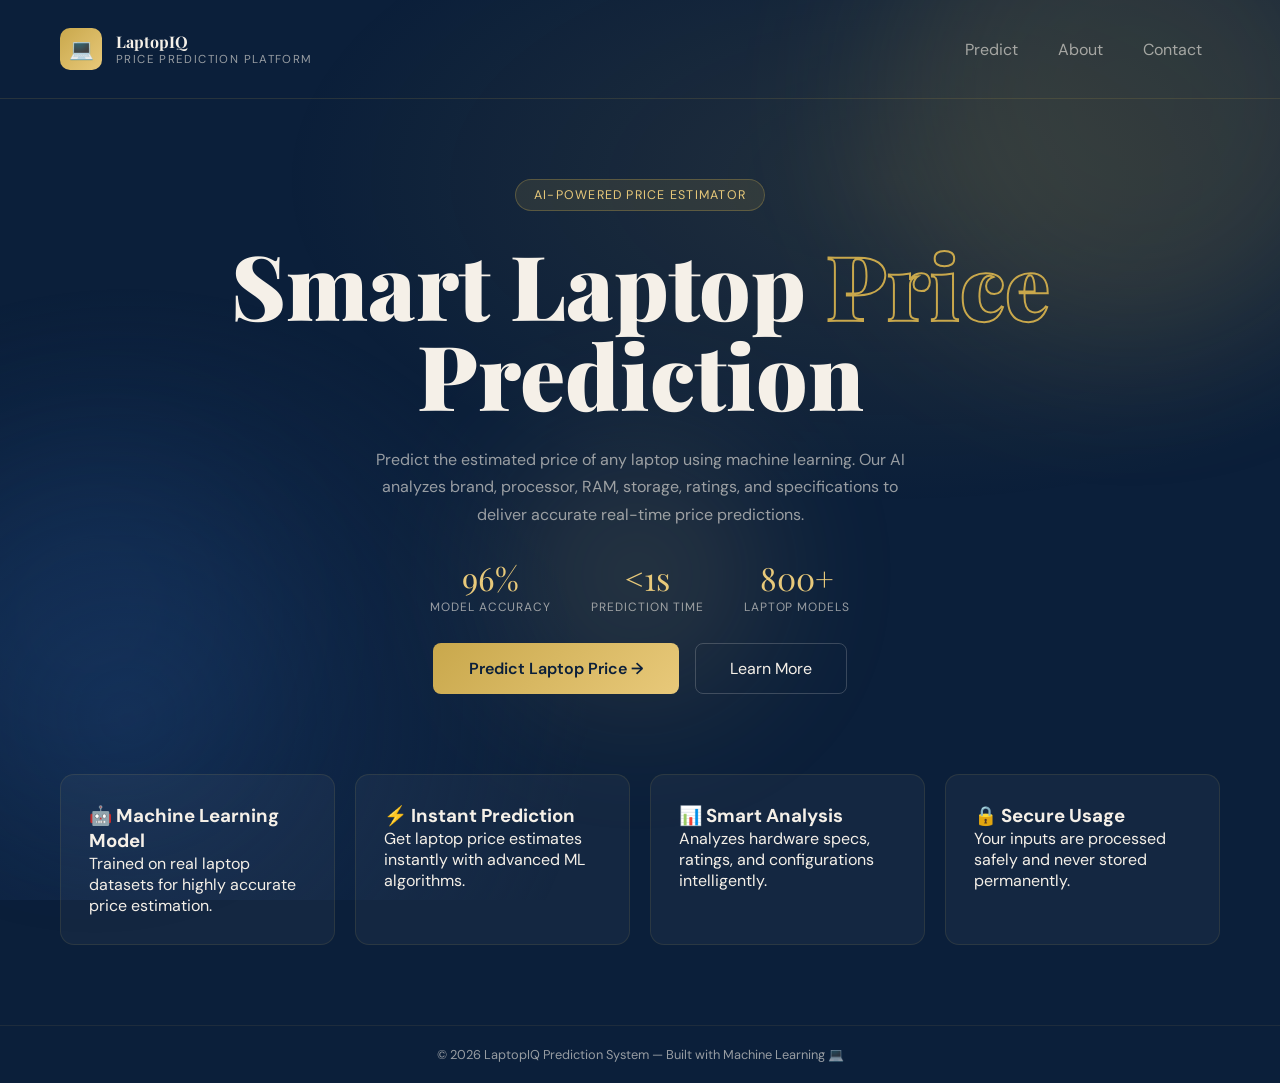
<file: Machine_Learning/Projects/index.html>
<!DOCTYPE html>
<html lang="en">
<head>
    <meta charset="UTF-8">
    <title>Laptop Price Prediction System</title>
    <meta name="viewport" content="width=device-width, initial-scale=1.0">
    <link href="https://fonts.googleapis.com/css2?family=Playfair+Display:wght@400;700;900&family=DM+Sans:wght@300;400;500&display=swap" rel="stylesheet">

    <style>
        :root {
            --navy:#0b1f3a;
            --navy-mid:#132d52;
            --gold:#c9a84c;
            --gold-light:#e8c97a;
            --cream:#f5f0e8;
            --white:#ffffff;
            --text-muted:rgba(245,240,232,0.6);
        }

        *{margin:0;padding:0;box-sizing:border-box;}

        body{
            font-family:'DM Sans',sans-serif;
            background:var(--navy);
            color:var(--cream);
            min-height:100vh;
            overflow-x:hidden;
        }

        /* Background */
        .bg-canvas{position:fixed;inset:0;z-index:0;}
        .bg-canvas::before{
            content:'';
            position:absolute;inset:0;
            background:
            radial-gradient(ellipse 80% 60% at 70% 20%,rgba(201,168,76,0.12),transparent 60%),
            radial-gradient(ellipse 60% 80% at 10% 80%,rgba(19,45,82,0.8),transparent 60%);
        }

        .orb{
            position:absolute;
            border-radius:50%;
            filter:blur(80px);
            opacity:.15;
            animation:drift 12s ease-in-out infinite alternate;
        }

        .orb-1{width:500px;height:500px;background:var(--gold);top:-150px;right:-100px;}
        .orb-2{width:350px;height:350px;background:#2a5fa5;bottom:100px;left:-80px;}
        .orb-3{width:250px;height:250px;background:var(--gold-light);top:50%;left:40%;}

        @keyframes drift{
            from{transform:translate(0,0)}
            to{transform:translate(30px,-40px)}
        }

        .page{position:relative;z-index:1;display:flex;flex-direction:column;min-height:100vh;}

        header{
            padding:28px 60px;
            display:flex;
            justify-content:space-between;
            align-items:center;
            border-bottom:1px solid rgba(201,168,76,0.15);
        }

        .logo{display:flex;gap:14px;align-items:center;}
        .logo-icon{
            width:42px;height:42px;
            background:linear-gradient(135deg,var(--gold),var(--gold-light));
            border-radius:10px;
            display:flex;align-items:center;justify-content:center;
            font-size:20px;
        }

        .logo-text{
            font-family:'Playfair Display',serif;
            font-weight:700;
        }

        .logo-sub{
            font-size:.72rem;
            color:var(--text-muted);
            letter-spacing:.12em;
            text-transform:uppercase;
        }

        nav a{
            text-decoration:none;
            color:var(--text-muted);
            padding:8px 18px;
            border-radius:6px;
            transition:.3s;
        }

        nav a:hover{
            color:var(--cream);
            background:rgba(201,168,76,0.1);
        }

        .hero{
            flex:1;
            display:flex;
            flex-direction:column;
            align-items:center;
            justify-content:center;
            text-align:center;
            padding:80px 40px;
            gap:28px;
        }

        .badge{
            background:rgba(201,168,76,.12);
            border:1px solid rgba(201,168,76,.3);
            padding:7px 18px;
            border-radius:100px;
            font-size:.78rem;
            letter-spacing:.1em;
            text-transform:uppercase;
            color:var(--gold-light);
        }

        h1{
            font-family:'Playfair Display',serif;
            font-size:clamp(3rem,7vw,6rem);
            font-weight:900;
            line-height:1;
        }

        h1 .accent{
            color:transparent;
            -webkit-text-stroke:2px var(--gold);
        }

        .hero-desc{
            max-width:560px;
            color:var(--text-muted);
            line-height:1.7;
        }

        .stats{
            display:flex;
            gap:40px;
        }

        .stat{text-align:center;}
        .stat-num{
            font-size:2rem;
            font-family:'Playfair Display',serif;
            color:var(--gold-light);
        }

        .stat-label{
            font-size:.75rem;
            color:var(--text-muted);
            letter-spacing:.08em;
            text-transform:uppercase;
        }

        .cta-group{display:flex;gap:16px;}

        .btn-primary{
            background:linear-gradient(135deg,var(--gold),var(--gold-light));
            color:var(--navy);
            padding:15px 36px;
            border-radius:8px;
            text-decoration:none;
            font-weight:600;
            transition:.3s;
        }

        .btn-primary:hover{transform:translateY(-2px);}

        .btn-secondary{
            border:1px solid rgba(245,240,232,0.2);
            padding:14px 34px;
            border-radius:8px;
            text-decoration:none;
            color:var(--cream);
        }

        .features{
            display:flex;
            gap:20px;
            padding:0 60px 80px;
        }

        .card{
            flex:1;
            background:rgba(255,255,255,0.04);
            border:1px solid rgba(201,168,76,0.12);
            border-radius:14px;
            padding:28px;
        }

        footer{
            border-top:1px solid rgba(201,168,76,0.1);
            padding:20px 60px;
            text-align:center;
            color:var(--text-muted);
            font-size:.8rem;
        }
    </style>
</head>

<body>

<div class="bg-canvas">
    <div class="orb orb-1"></div>
    <div class="orb orb-2"></div>
    <div class="orb orb-3"></div>
</div>

<div class="page">

<header>
    <div class="logo">
        <div class="logo-icon">💻</div>
        <div>
            <div class="logo-text">LaptopIQ</div>
            <div class="logo-sub">Price Prediction Platform</div>
        </div>
    </div>

    <nav>
        <a href="/predict">Predict</a>
        <a href="/about">About</a>
        <a href="/contact">Contact</a>
    </nav>
</header>

<section class="hero">

    <div class="badge">AI-Powered Price Estimator</div>

    <h1>Smart Laptop <span class="accent">Price</span><br>Prediction</h1>

    <p class="hero-desc">
        Predict the estimated price of any laptop using machine learning.
        Our AI analyzes brand, processor, RAM, storage, ratings, and specifications
        to deliver accurate real-time price predictions.
    </p>

    <div class="stats">
        <div class="stat">
            <div class="stat-num">96%</div>
            <div class="stat-label">Model Accuracy</div>
        </div>

        <div class="stat">
            <div class="stat-num">&lt;1s</div>
            <div class="stat-label">Prediction Time</div>
        </div>

        <div class="stat">
            <div class="stat-num">800+</div>
            <div class="stat-label">Laptop Models</div>
        </div>
    </div>

    <div class="cta-group">
        <a href="/predict" class="btn-primary">
            Predict Laptop Price →
        </a>

        <a href="/about" class="btn-secondary">
            Learn More
        </a>
    </div>

</section>

<div class="features">

    <div class="card">
        <h3>🤖 Machine Learning Model</h3>
        <p>Trained on real laptop datasets for highly accurate price estimation.</p>
    </div>

    <div class="card">
        <h3>⚡ Instant Prediction</h3>
        <p>Get laptop price estimates instantly with advanced ML algorithms.</p>
    </div>

    <div class="card">
        <h3>📊 Smart Analysis</h3>
        <p>Analyzes hardware specs, ratings, and configurations intelligently.</p>
    </div>

    <div class="card">
        <h3>🔒 Secure Usage</h3>
        <p>Your inputs are processed safely and never stored permanently.</p>
    </div>

</div>

<footer>
    © 2026 LaptopIQ Prediction System — Built with Machine Learning 💻
</footer>

</div>
</body>
</html>
</file>
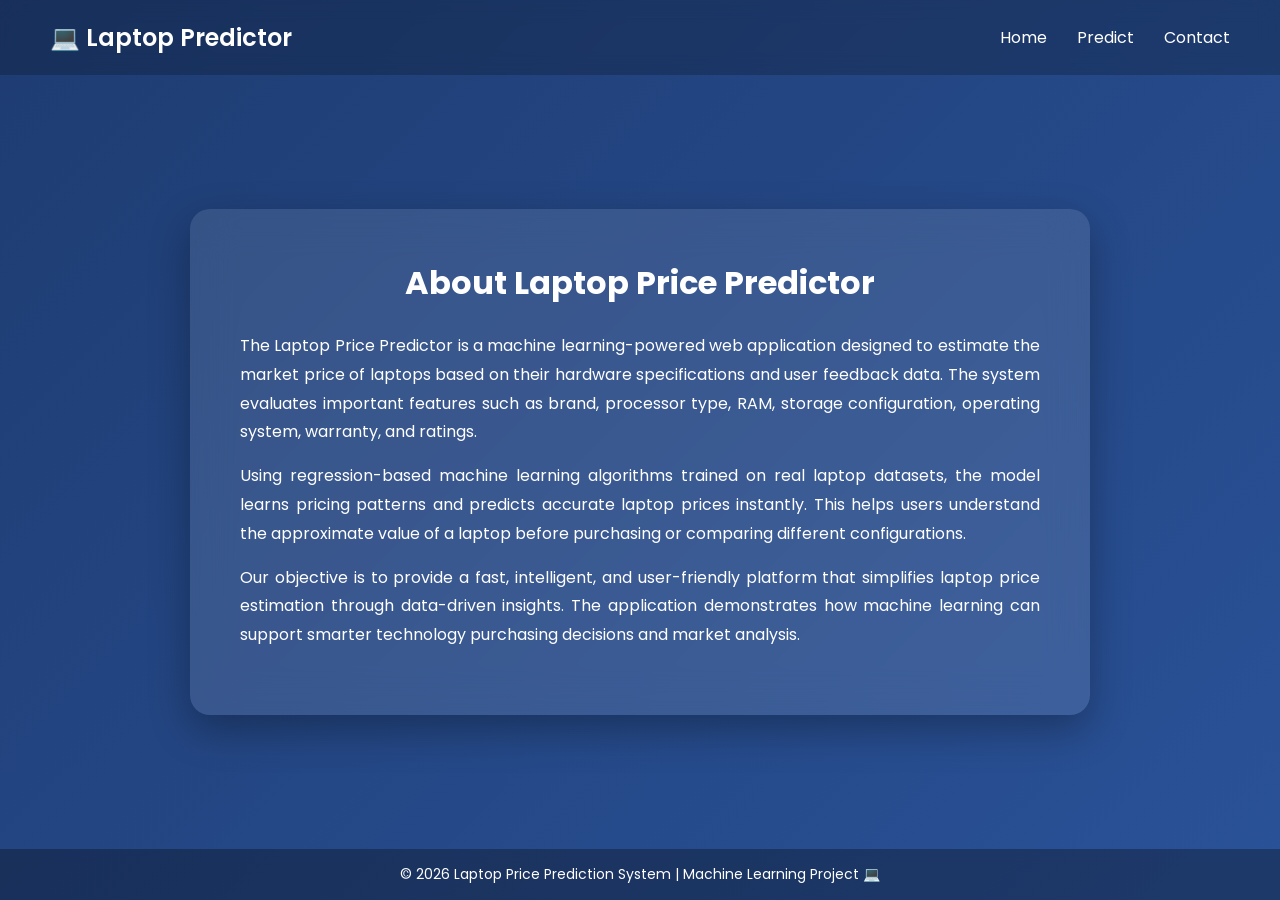
<file: Machine_Learning/Projects/about.html>
<!DOCTYPE html>
<html lang="en">
<head>
<meta charset="UTF-8">
<meta name="viewport" content="width=device-width, initial-scale=1.0">
<title>About | Laptop Price Predictor</title>

<!-- Google Font -->
<link href="https://fonts.googleapis.com/css2?family=Poppins:wght@300;400;600;700&display=swap" rel="stylesheet">

<style>
*{
    margin:0;
    padding:0;
    box-sizing:border-box;
    font-family:'Poppins',sans-serif;
}

body{
    background: linear-gradient(135deg,#1e3c72,#2a5298);
    min-height:100vh;
    display:flex;
    flex-direction:column;
}

/* NAVBAR */
nav{
    display:flex;
    justify-content:space-between;
    align-items:center;
    padding:20px 50px;
    background: rgba(0,0,0,0.2);
    backdrop-filter: blur(10px);
}

nav h2{
    color:white;
    font-weight:600;
}

nav ul{
    list-style:none;
    display:flex;
    gap:30px;
}

nav ul li a{
    color:white;
    text-decoration:none;
    transition:0.3s;
}

nav ul li a:hover{
    color:#ffd700;
}

/* MAIN SECTION */
.container{
    flex:1;
    display:flex;
    justify-content:center;
    align-items:center;
    padding:40px;
}

.card{
    background: rgba(255,255,255,0.1);
    padding:50px;
    border-radius:20px;
    backdrop-filter: blur(20px);
    color:white;
    max-width:900px;
    box-shadow:0 15px 40px rgba(0,0,0,0.3);
    animation:fadeIn 1.2s ease-in-out;
}

.card h1{
    text-align:center;
    margin-bottom:25px;
    font-weight:700;
}

.card p{
    line-height:1.8;
    font-size:16px;
    text-align:justify;
    margin-bottom:15px;
}

/* FOOTER */
footer{
    text-align:center;
    padding:15px;
    background: rgba(0,0,0,0.3);
    color:white;
    font-size:14px;
}

/* ANIMATION */
@keyframes fadeIn{
    from{
        opacity:0;
        transform:translateY(30px);
    }
    to{
        opacity:1;
        transform:translateY(0);
    }
}

/* RESPONSIVE */
@media(max-width:768px){
    .card{
        padding:30px;
    }
    nav{
        padding:15px 20px;
    }
}
</style>
</head>

<body>

<nav>
    <h2>💻 Laptop Predictor</h2>
    <ul>
        <li><a href="/">Home</a></li>
        <li><a href="/project">Predict</a></li>
        <li><a href="/contact">Contact</a></li>
    </ul>
</nav>

<div class="container">
    <div class="card">
        <h1>About Laptop Price Predictor</h1>

        <p>
        The Laptop Price Predictor is a machine learning-powered web application designed
        to estimate the market price of laptops based on their hardware specifications
        and user feedback data. The system evaluates important features such as brand,
        processor type, RAM, storage configuration, operating system, warranty, and ratings.
        </p>

        <p>
        Using regression-based machine learning algorithms trained on real laptop datasets,
        the model learns pricing patterns and predicts accurate laptop prices instantly.
        This helps users understand the approximate value of a laptop before purchasing
        or comparing different configurations.
        </p>

        <p>
        Our objective is to provide a fast, intelligent, and user-friendly platform that
        simplifies laptop price estimation through data-driven insights. The application
        demonstrates how machine learning can support smarter technology purchasing
        decisions and market analysis.
        </p>

    </div>
</div>

<footer>
    © 2026 Laptop Price Prediction System | Machine Learning Project 💻
</footer>

</body>
</html>
</file>
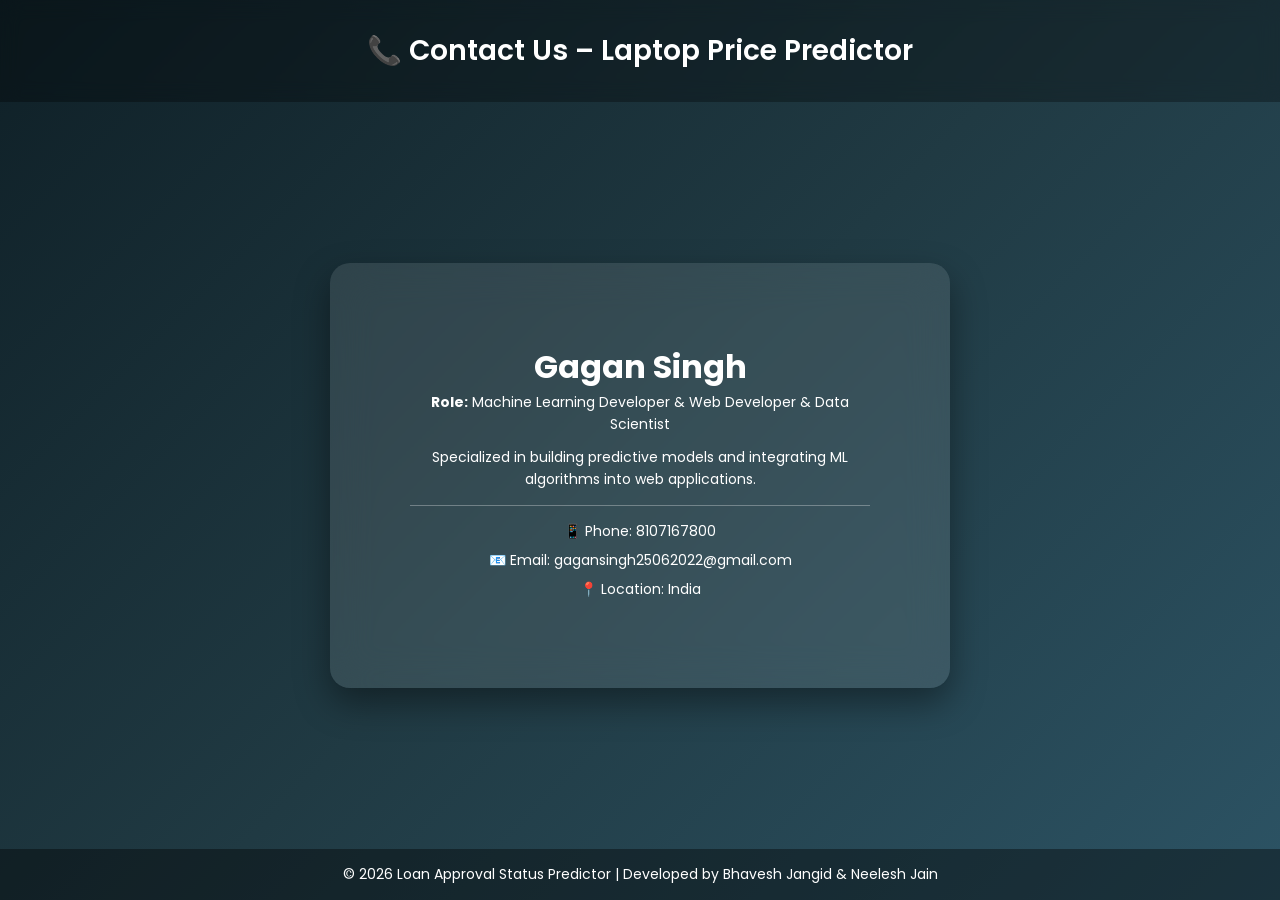
<file: Machine_Learning/Projects/contact.html>
<!DOCTYPE html>
<html lang="en">
<head>
<meta charset="UTF-8">
<meta name="viewport" content="width=device-width, initial-scale=1.0">
<title>Contact Us | Laptop Price Predictor</title>

<link href="https://fonts.googleapis.com/css2?family=Poppins:wght@300;400;600;700&display=swap" rel="stylesheet">

<style>
*{
    margin:0;
    padding:0;
    box-sizing:border-box;
    font-family:'Poppins',sans-serif;
}

body{
    background: linear-gradient(135deg,#0f2027,#203a43,#2c5364);
    min-height:100vh;
    display:flex;
    flex-direction:column;
    color:white;
}

header{
    text-align:center;
    padding:30px;
    font-size:28px;
    font-weight:600;
    background: rgba(0,0,0,0.3);
    backdrop-filter: blur(10px);
}

.container{
    flex:1;
    display:flex;
    justify-content:center;
    align-items:center;
    gap:40px;
    padding:40px;
    flex-wrap:wrap;
}

.card{
    background: rgba(255,255,255,0.1);
    backdrop-filter: blur(20px);
    border-radius:20px;
    padding:80px;
    width:620px;
    text-align:center;
    box-shadow:0 15px 35px rgba(0,0,0,0.4);
    transition:0.4s;
}

.card:hover{
    transform:translateY(-10px);
}

.card h2{
    margin-bottom:15px;
    font-weight:600;
}

.card p{
    margin-bottom:10px;
    font-size:14px;
    line-height:1.6;
}

.contact-info{
    margin-top:15px;
    padding-top:15px;
    border-top:1px solid rgba(255,255,255,0.3);
}

.contact-info span{
    display:block;
    margin-bottom:8px;
    font-size:14px;
}

footer{
    text-align:center;
    padding:15px;
    background: rgba(0,0,0,0.4);
    font-size:14px;
}
</style>
</head>

<body>

<header>
    📞 Contact Us – Laptop Price Predictor
</header>

<div class="container">

    <!-- GAGAN SINGH-->
    <div class="card">
        <h1>Gagan Singh</h1>
        <p><strong>Role:</strong> Machine Learning Developer & Web Developer & Data Scientist</p>
        <p>
        Specialized in building predictive models and integrating 
        ML algorithms into web applications.
        </p>

        <div class="contact-info">
            <span>📱 Phone: 8107167800</span>
            <span>📧 Email: gagansingh25062022@gmail.com</span>
            <span>📍 Location: India</span>
        </div>
    </div>

 

</div>

<footer>
    © 2026 Loan Approval Status Predictor | Developed by Bhavesh Jangid & Neelesh Jain
</footer>

</body>
</html>
</file>
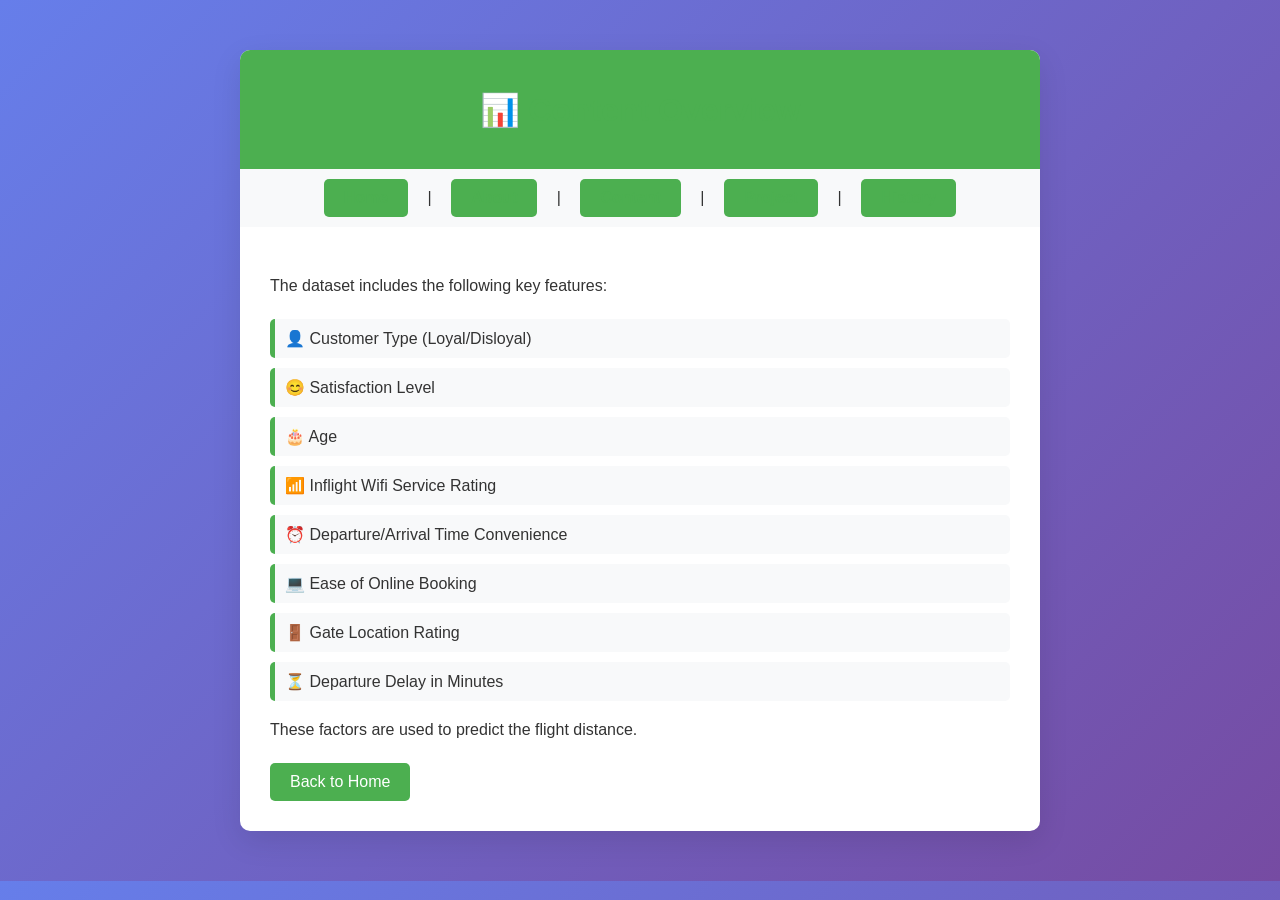
<file: Machine_Learning/Projects/content.html>
<!DOCTYPE html>
<html lang="en">
<head>
    <meta charset="UTF-8">
    <meta name="viewport" content="width=device-width, initial-scale=1.0">
    <title>Content - Customer Satisfaction Predictor</title>
    <style>
        body {
            font-family: 'Segoe UI', Tahoma, Geneva, Verdana, sans-serif;
            background: linear-gradient(135deg, #667eea 0%, #764ba2 100%);
            margin: 0;
            padding: 0;
            color: #333;
        }
        .container {
            max-width: 800px;
            margin: 50px auto;
            background: white;
            border-radius: 10px;
            box-shadow: 0 10px 30px rgba(0,0,0,0.1);
            overflow: hidden;
        }
        header {
            background: #4CAF50;
            color: white;
            padding: 20px;
            text-align: center;
        }
        nav {
            background: #f8f9fa;
            padding: 10px;
            text-align: center;
        }
        nav a {
            margin: 0 15px;
            text-decoration: none;
            color: #4CAF50;
            font-weight: bold;
        }
        nav a:hover {
            color: #45a049;
        }
        .content {
            padding: 30px;
        }
        h1 {
            color: #4CAF50;
            margin-bottom: 20px;
        }
        p {
            line-height: 1.6;
            margin-bottom: 20px;
        }
        ul {
            list-style-type: none;
            padding: 0;
        }
        li {
            margin: 10px 0;
            padding: 10px;
            background: #f8f9fa;
            border-radius: 5px;
            border-left: 5px solid #4CAF50;
        }
        a {
            display: inline-block;
            background: #4CAF50;
            color: white;
            padding: 10px 20px;
            text-decoration: none;
            border-radius: 5px;
            transition: background 0.3s;
        }
        a:hover {
            background: #45a049;
        }
    </style>
</head>
<body>
    <div class="container">
        <header>
            <h1>📊 Content Overview</h1>
        </header>
        <nav>
            <a href="/">Home</a> |
            <a href="/about">About</a> |
            <a href="/content">Content</a> |
            <a href="/project">Project</a> |
            <a href="/history">History</a>
        </nav>
        <div class="content">
            <p>The dataset includes the following key features:</p>
            <ul>
                <li>👤 Customer Type (Loyal/Disloyal)</li>
                <li>😊 Satisfaction Level</li>
                <li>🎂 Age</li>
                <li>📶 Inflight Wifi Service Rating</li>
                <li>⏰ Departure/Arrival Time Convenience</li>
                <li>💻 Ease of Online Booking</li>
                <li>🚪 Gate Location Rating</li>
                <li>⏳ Departure Delay in Minutes</li>
            </ul>
            <p>These factors are used to predict the flight distance.</p>
            <a href="/">Back to Home</a>
        </div>
    </div>
</body>
</html>
</file>
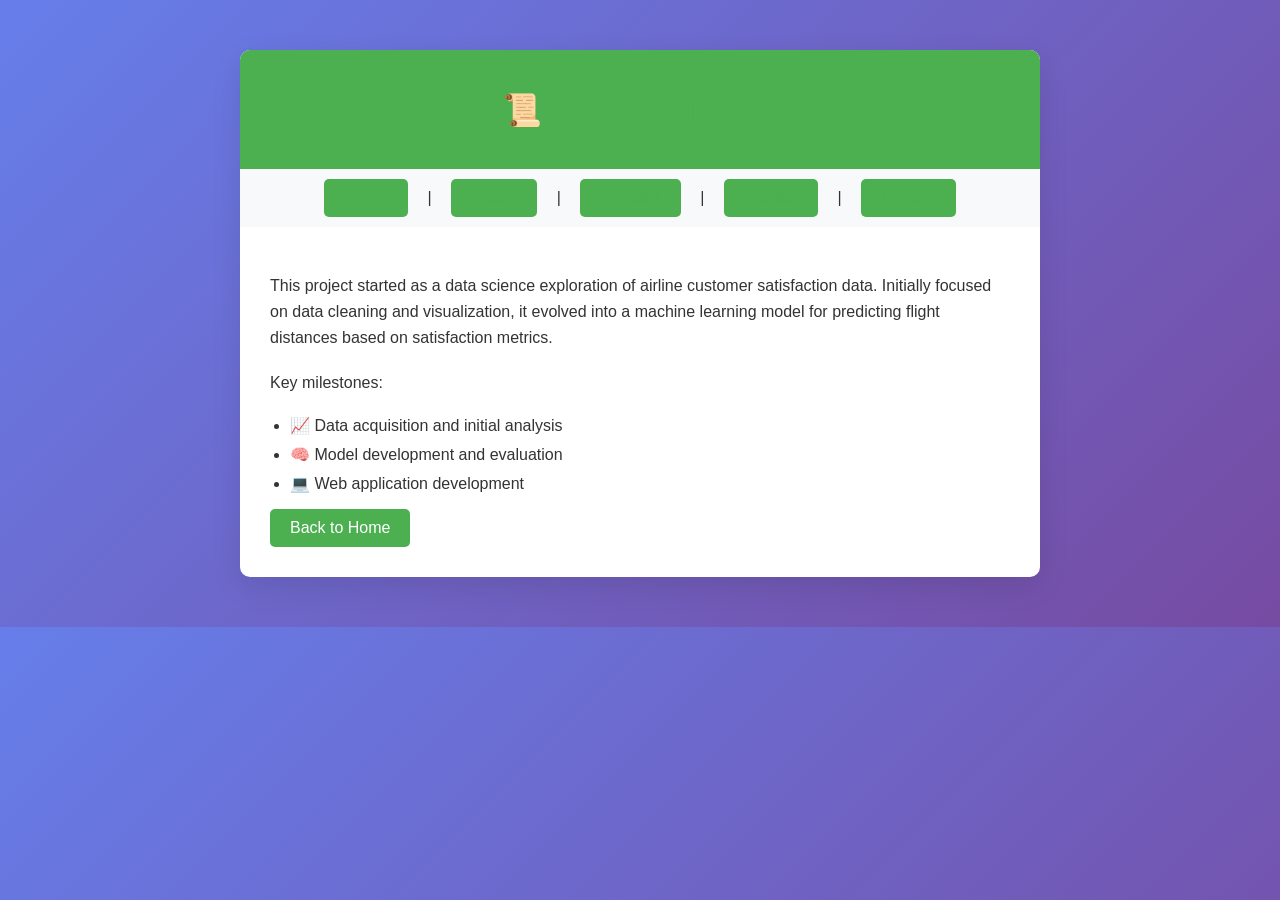
<file: Machine_Learning/Projects/history.html>
<!DOCTYPE html>
<html lang="en">
<head>
    <meta charset="UTF-8">
    <meta name="viewport" content="width=device-width, initial-scale=1.0">
    <title>History - Customer Satisfaction Predictor</title>
    <style>
        body {
            font-family: 'Segoe UI', Tahoma, Geneva, Verdana, sans-serif;
            background: linear-gradient(135deg, #667eea 0%, #764ba2 100%);
            margin: 0;
            padding: 0;
            color: #333;
        }
        .container {
            max-width: 800px;
            margin: 50px auto;
            background: white;
            border-radius: 10px;
            box-shadow: 0 10px 30px rgba(0,0,0,0.1);
            overflow: hidden;
        }
        header {
            background: #4CAF50;
            color: white;
            padding: 20px;
            text-align: center;
        }
        nav {
            background: #f8f9fa;
            padding: 10px;
            text-align: center;
        }
        nav a {
            margin: 0 15px;
            text-decoration: none;
            color: #4CAF50;
            font-weight: bold;
        }
        nav a:hover {
            color: #45a049;
        }
        .content {
            padding: 30px;
        }
        h1 {
            color: #4CAF50;
            margin-bottom: 20px;
        }
        p {
            line-height: 1.6;
            margin-bottom: 20px;
        }
        ul {
            padding-left: 20px;
        }
        li {
            margin: 10px 0;
        }
        a {
            display: inline-block;
            background: #4CAF50;
            color: white;
            padding: 10px 20px;
            text-decoration: none;
            border-radius: 5px;
            transition: background 0.3s;
        }
        a:hover {
            background: #45a049;
        }
    </style>
</head>
<body>
    <div class="container">
        <header>
            <h1>📜 Project History</h1>
        </header>
        <nav>
            <a href="/">Home</a> |
            <a href="/about">About</a> |
            <a href="/content">Content</a> |
            <a href="/project">Project</a> |
            <a href="/history">History</a>
        </nav>
        <div class="content">
            <p>This project started as a data science exploration of airline customer satisfaction data. Initially focused on data cleaning and visualization, it evolved into a machine learning model for predicting flight distances based on satisfaction metrics.</p>
            <p>Key milestones:</p>
            <ul>
                <li>📈 Data acquisition and initial analysis</li>
                <li>🧠 Model development and evaluation</li>
                <li>💻 Web application development</li>
            </ul>
            <a href="/">Back to Home</a>
        </div>
    </div>
</body>
</html>
</file>
